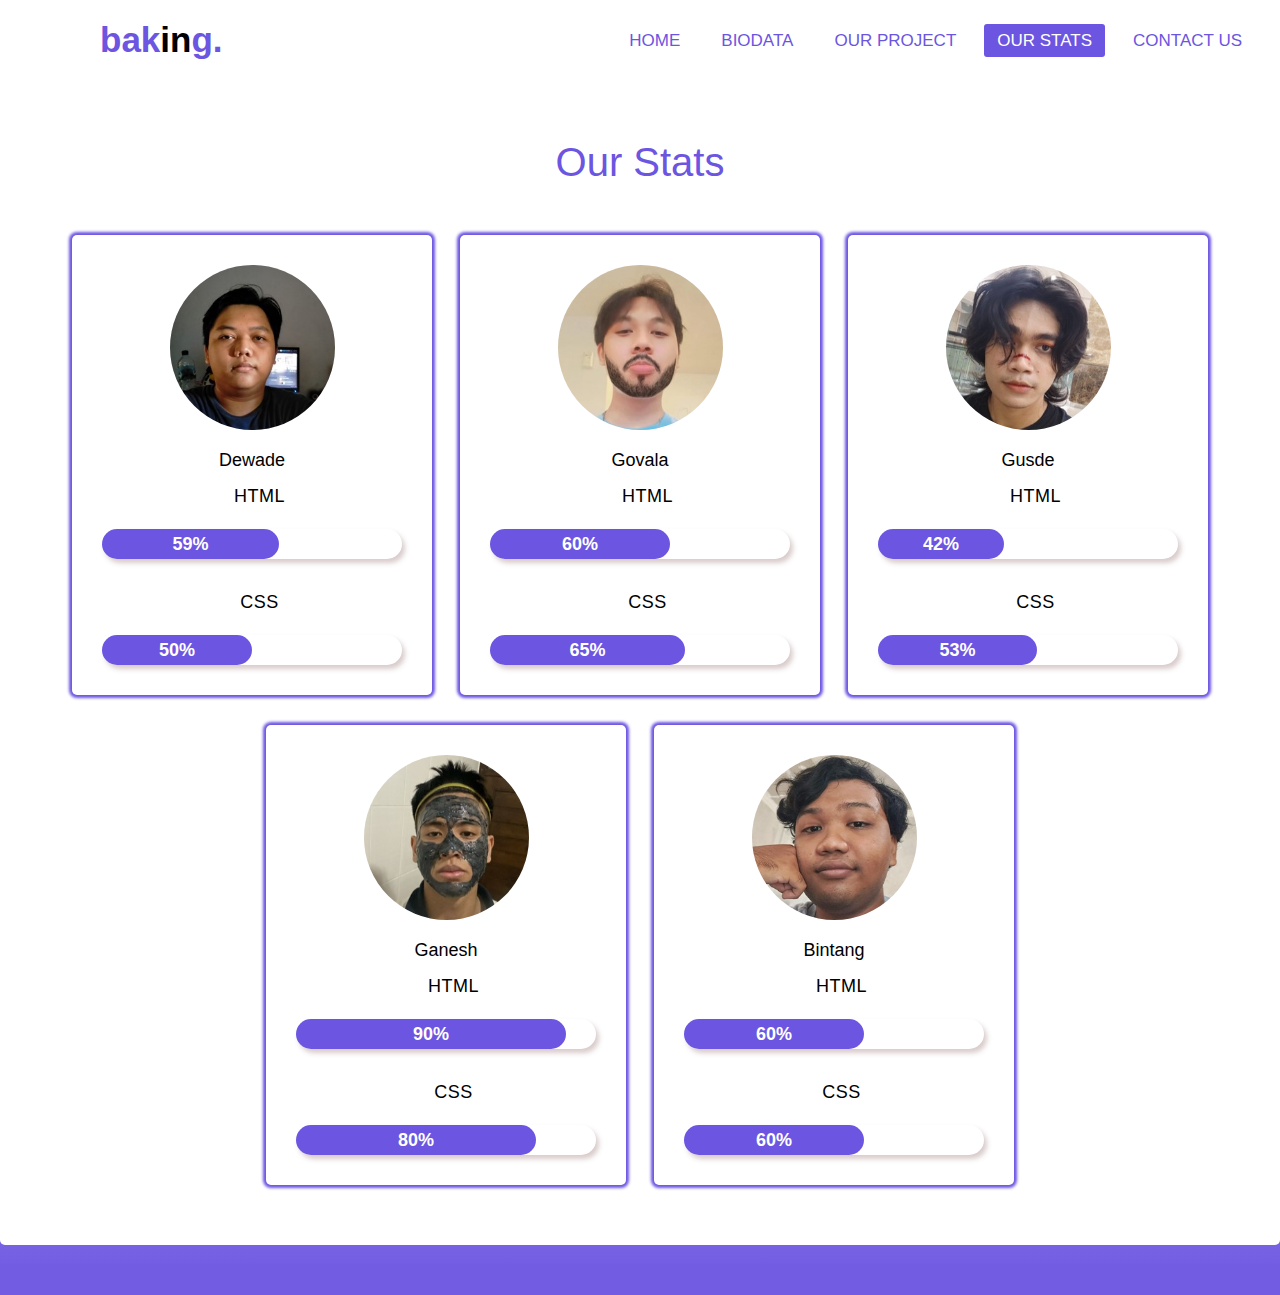
<file: utsbackup/index.html>
<!DOCTYPE html>
<html lang="en">
<head>
    <meta charset="UTF-8">
    <meta name="viewport" content="width=device-width, initial-scale=1.0">
    <link rel="stylesheet" href="style.css">
    <link rel="stylesheet" href="cssreset.css">
    <link rel="stylesheet" href="https://cdnjs.cloudflare.com/ajax/libs/font-awesome/4.7.0/css/font-awesome.min.css">
    <title>HALAMAN 4</title>
</head>
<body>
    <div class="web">
        <nav class="header">
            <input type="checkbox" id="check">
            <label for="check" class="checkbut">
                <i class="fa fa-bars"></i>
            </label>
            <label class="icon">bak<span>in</span>g.</label>
            <ul>
                <li><a href="../utsgus/index.html">Home</a></li>
                <li><a href="../utsbin/index.html">Biodata</a></li>
                <li><a href="../utsgan/index.html">Our Project</a></li>
                <li><a class="main" href="">Our Stats</a></li>
                <li><a href="../uts/halamanlima.html">Contact Us</a></li>
            </ul>
        </nav>


        <div class="article">
            <h1>Our Stats</h1>
            <div class="container">
                <div class="progress-container">
                    <a href="">
                        <img src="dew.jpeg" alt="Dewade">
                    </a>
                    <h3>Dewade</h3>
                    <h4>HTML</h4>
                    <div class="progress-bar">
                        <span data-width="59%"></span>
                    </div>
                </div>
                <div class="progress-container">
                    <h4>CSS</h4>
                    <div class="progress-bar">
                        <span data-width="50%"></span>
                    </div>
                </div>
            </div>
            <div class="container">
                <div class="progress-container">
                    <a href="">
                        <img src="gov.jpeg" alt="Govala">
                    </a>
                <h3>Govala</h3>
                    <h4>HTML</h4>
                    <div class="progress-bar">
                        <span data-width="60%"></span>
                    </div>
                </div>
                <div class="progress-container">
                    <h4>CSS</h4>
                    <div class="progress-bar">
                        <span data-width="65%"></span>
                    </div>
                </div>
            </div>
            <div class="container">
                <div class="progress-container">
                    <a href="">
                        <img src="gus.jpeg" alt="Gusde">
                    </a>
                    <h3>Gusde</h3>
                    <h4>HTML</h4>
                    <div class="progress-bar">
                        <span data-width="42%"></span>
                    </div>
                </div>
                <div class="progress-container">
                    <h4>CSS</h4>
                    <div class="progress-bar">
                        <span data-width="53%"></span>
                    </div>
                </div>
            </div>
            <div class="container">
                <div class="progress-container">
                    <a href="">
                        <img src="gan.jpeg" alt="Ganesh">
                    </a>
                    <h3>Ganesh</h3>
                    <h4>HTML</h4>
                    <div class="progress-bar">
                        <span data-width="90%"></span>
                    </div>
                </div>
                <div class="progress-container">
                    <h4>CSS</h4>
                    <div class="progress-bar">
                        <span data-width="80%"></span>
                    </div>
                </div>
            </div>
            <div class="container">
                <div class="progress-container">
                    <a href="">
                        <img src="bin.jpeg" alt="Bintang">
                    </a>
                    <h3>Bintang</h3>
                    <h4>HTML</h4>
                    <div class="progress-bar">
                        <span data-width="60%"></span>
                    </div>
                </div>
                <div class="progress-container">
                    <h4>CSS</h4>
                    <div class="progress-bar">
                        <span data-width="60%"></span>
                    </div>
                </div>
            </div>
        </div>

        <div class="footer">
            
        </div>

        <script src="main.js"></script>
    </div>
</body>
</html>
</file>
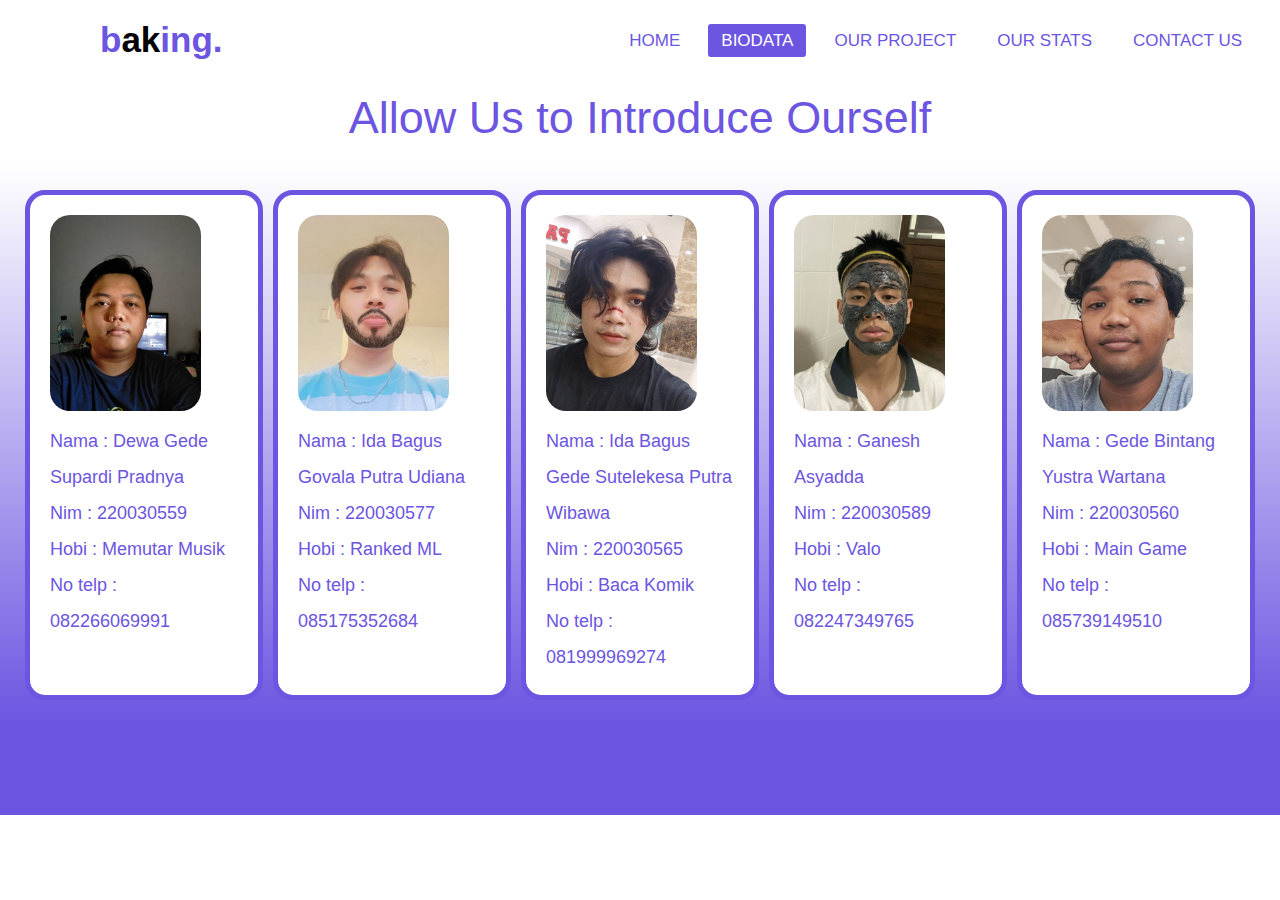
<file: utsbin/index.html>
<!DOCTYPE html>
<html lang="en">
<head>
    <title>Biodata Grup</title>
    <link rel="stylesheet" href="style.css">
    <link rel="stylesheet" href="https://cdnjs.cloudflare.com/ajax/libs/font-awesome/4.7.0/css/font-awesome.min.css">
</head>

<body class="body">

    <nav class="header">
        <input type="checkbox" id="check">
        <label for="check" class="checkbut">
            <i class="fa fa-bars"></i>
        </label>
        <label class="icon">b<span>ak</span>ing.</label>
        <ul>
            <li><a href="../utsgus/index.html">Home</a></li>
            <li><a class="main" href="">Biodata</a></li>
            <li><a href="../utsgan/index.html">Our Project</a></li>
            <li><a href="../utsbackup/index.html">Our Stats</a></li>
            <li><a href="../uts/halamanlima.html">Contact Us</a></li>
        </ul>
    </nav>

    <div class="Navigation-Body">
        <p><u></u>Allow Us to Introduce Ourself</u></p>
    </div>
    
    <div class="Anggota">

        <div class="Anggota1">
            <div>
                <img src="./ProfilDewaDe.jpeg">
            </div>
            <div>
                <div>
                    <h1>Nama : Dewa Gede Supardi Pradnya<br>
                        Nim : 220030559<br>
                        Hobi : Memutar Musik<br>
                        No telp : 082266069991<br></h1>
                </div>
            </div>
        </div>

        <div class="Anggota2">
            <div>
                <img src="./ProfilGovala.jpeg">
            </div>
            <div>
                <div>
                    <h1>Nama : Ida Bagus Govala Putra Udiana<br>
                        Nim : 220030577<br>
                        Hobi : Ranked ML<br>
                        No telp : 085175352684<br></h1>
                </div>
            </div>
        </div>

        <div class="Anggota3">
            <div>
                <img src="./ProfilGusde.jpeg">
            </div>
            <div>
                <div>
                    <h1>
                        Nama :  Ida Bagus Gede Sutelekesa Putra Wibawa <br>
                        Nim : 220030565<br>
                        Hobi : Baca Komik<br>
                        No telp : 081999969274<br>
                    </h1>
                </div>
            </div>
        </div>

        <div class="Anggota4">
            <div>
                <img src="./ProfilGanesh.jpeg">
            </div>
            <div>
                <div>
                    <h1>Nama : Ganesh Asyadda<br>
                        Nim : 220030589<br>
                        Hobi : Valo<br>
                        No telp : 082247349765<br>
                    </h1>
                </div>
            </div>
        </div>

        <div class="Anggota5">
            <div>
                <img src="./ProfilBintang.jpeg">
            </div>
            <div>
                <div>
                    <h1>Nama : Gede Bintang Yustra Wartana<br>
                        Nim : 220030560<br>
                        Hobi : Main Game<br>
                        No telp : 085739149510<br></h1>
                </div>
            </div>
        </div>

    </div>

    <div class="footer">
        <h1></h1>
    </div>
</body>
</file>
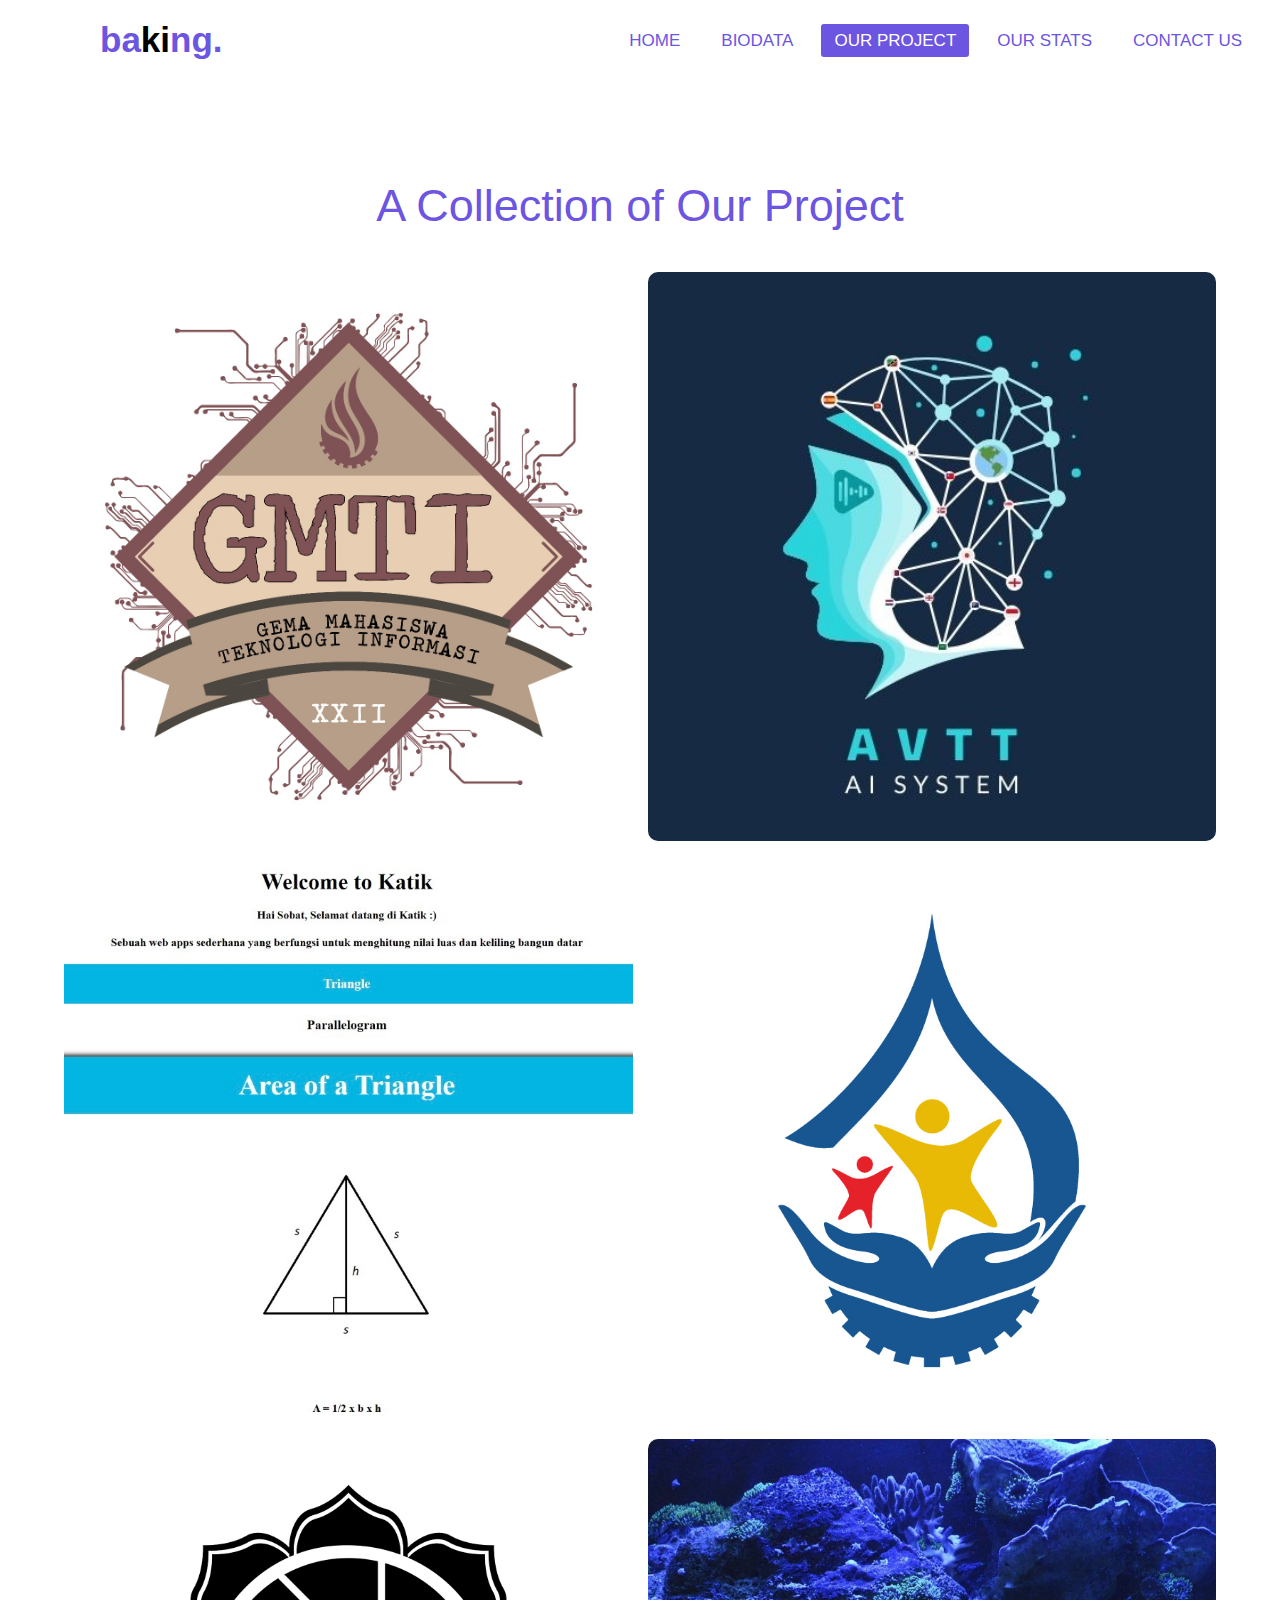
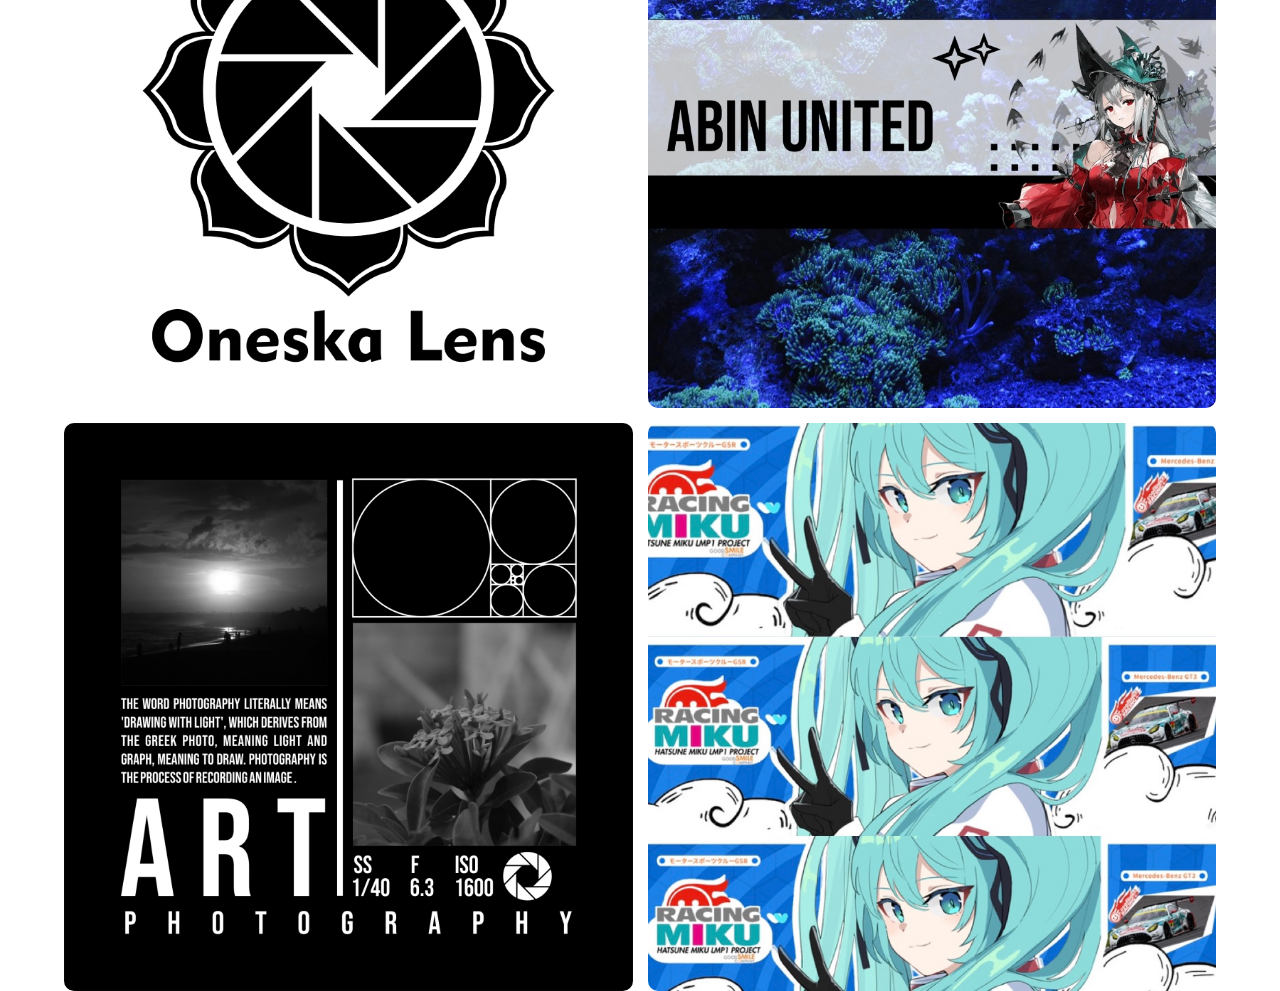
<file: utsgan/index.html>
<!DOCTYPE html>
<html lang="en">
<head>
    <meta charset="UTF-8">
    <meta http-equiv="X-UA-Compatible" content="IE=edge">
    <meta name="viewport" content="width=device-width, initial-scale=1.0">
    <title>UTS_PemrogramanWeb</title>
    <link rel="stylesheet" href="https://cdnjs.cloudflare.com/ajax/libs/font-awesome/4.7.0/css/font-awesome.min.css">
    <link rel="stylesheet" href="style.css">
    <link rel="stylesheet" href="cssreset.css">
</head>
<body>
    <nav class="header">
        <input type="checkbox" id="check">
        <label for="check" class="checkbut">
            <i class="fa fa-bars"></i>
        </label>
        <label class="icon">ba<span>ki</span>ng.</label>
        <ul>
            <li><a href="../utsgus/index.html">Home</a></li>
            <li><a href="../utsbin/index.html">Biodata</a></li>
            <li><a class="main" href="../utsgan/index.html">Our Project</a></li>
            <li><a href="../utsbackup/index.html">Our Stats</a></li>
            <li><a href="../uts/halamanlima.html">Contact Us</a></li>
        </ul>
    </nav>
    <!-- section our works-->

    <section class="works">
        <div>
            <h1 class="">A Collection of Our Project</h1>
        </div>
        <!--Image project-->
            <div class="img-gallery">
                <img src="WhatsApp Image 2023-11-10 at 16.55.56.jpeg">
                <img src="IMG_8885.JPG">
                <img src="ea594a5e-b214-4d8f-aed5-9af4640d0e14.jpg">
                <img src="b2209e35-7c01-47a8-89e8-6bfee0a9b0a9.JPG">
                <img src="920860d0-fd9e-41c3-897d-389053fd7032.JPG">
                <img src="043a0260-e0b9-4308-9c79-6e0ad4c63215.jpg">
                <img src="6e85da30-4234-42f0-b867-5894dfa9cdb9.JPG">
                <img src="1463FD4D-8EBD-4346-9717-F30B69499C96.jpg">
            </div>
            
    </section>
        
</body>
</file>
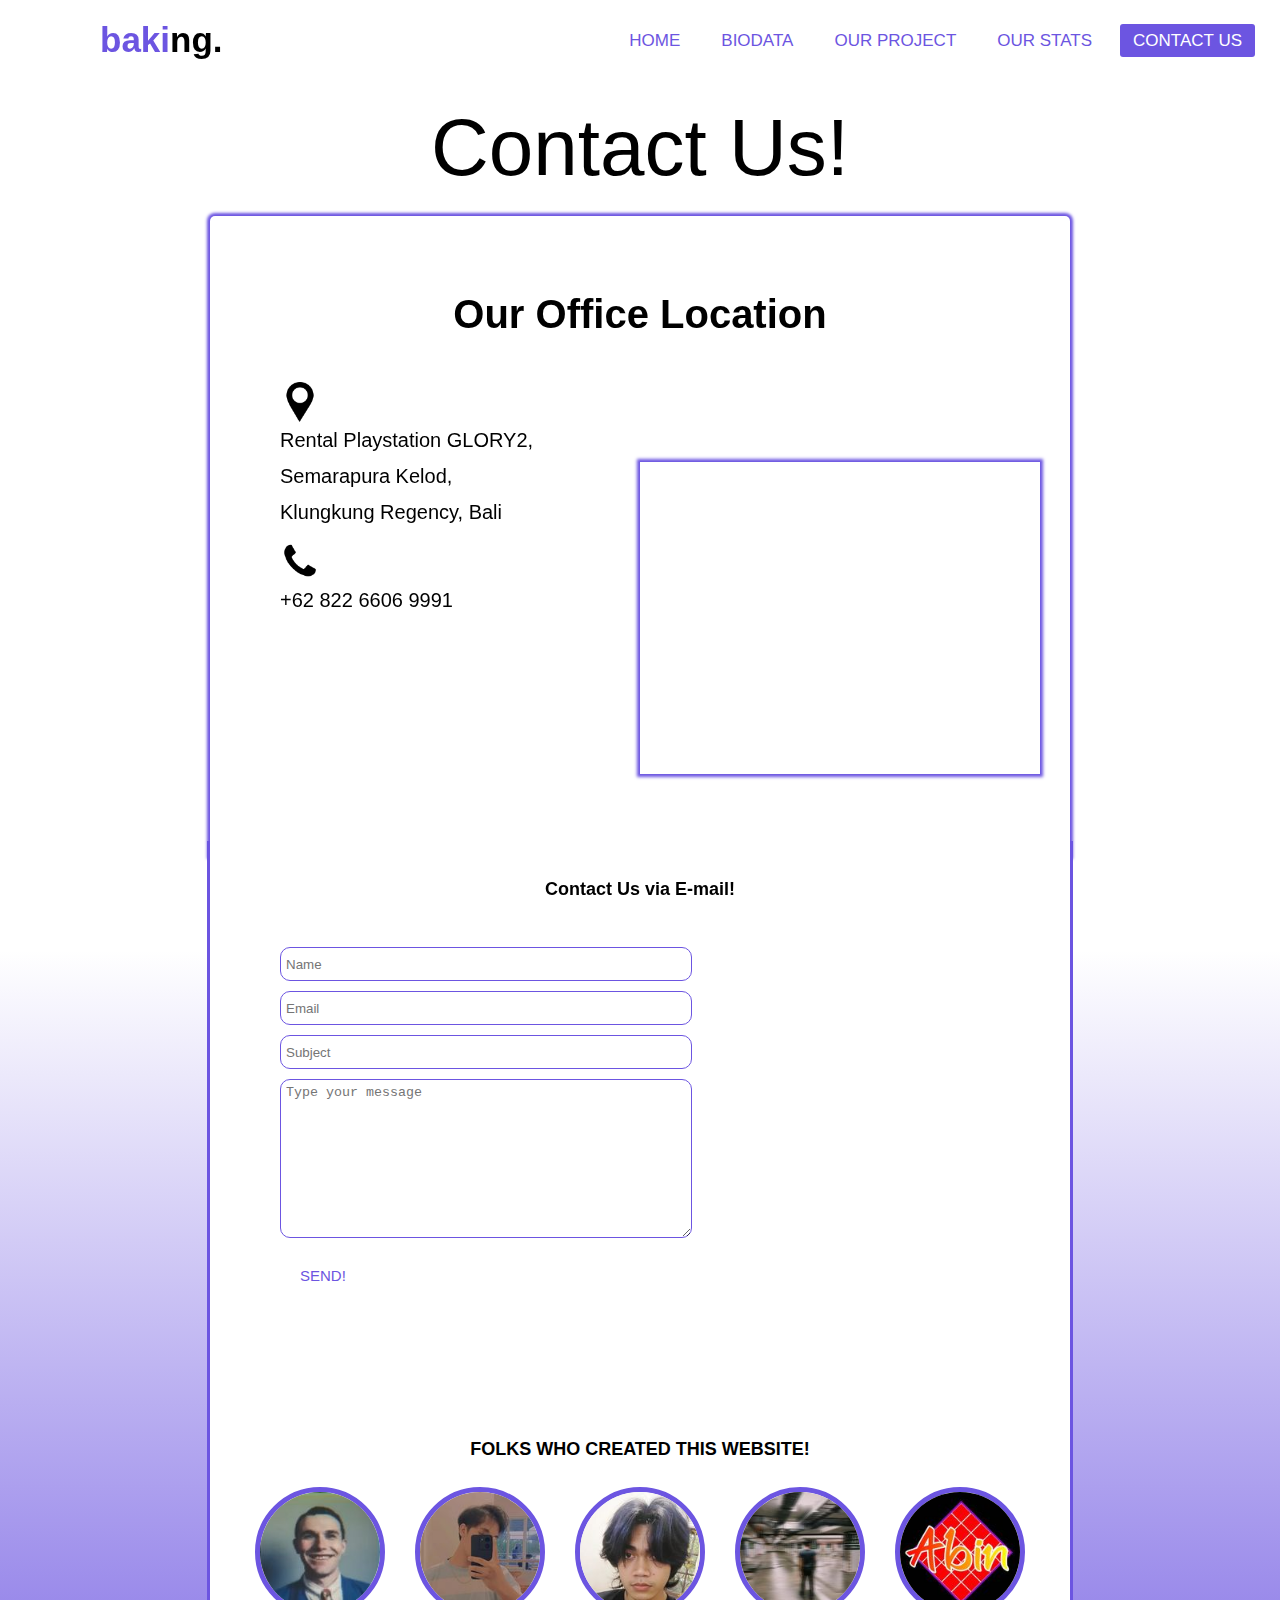
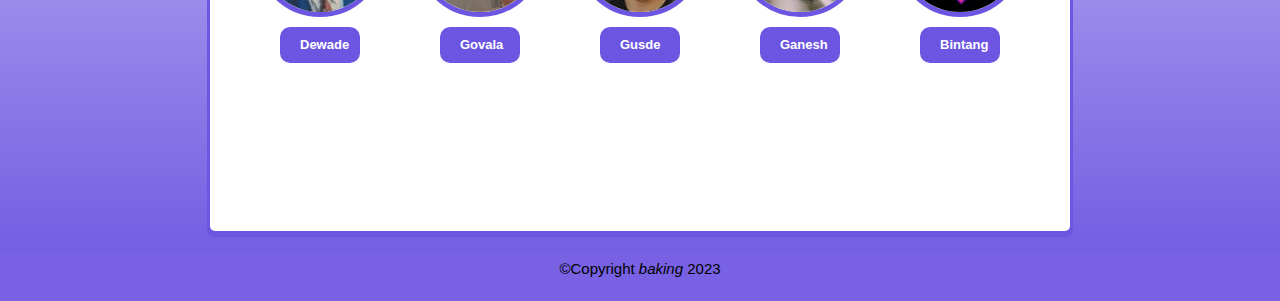
<file: uts/halamanlima.html>
<!DOCTYPE html>
<html lang="en">
<head>
    <meta charset="UTF-8">
    <meta name="viewport" content="width=device-width, initial-scale=1.0">
    <title>PAGE 5</title>
    <link rel="stylesheet" href="cssreset.css">
    <link rel="stylesheet" href="staillima.css">
    <link rel="stylesheet" href="https://cdnjs.cloudflare.com/ajax/libs/font-awesome/4.7.0/css/font-awesome.min.css">
</head>
<body>
    <div class="web">
        <nav class="header">
            <input type="checkbox" id="check">
            <label for="check" class="checkbut">
                <i class="fa fa-bars"></i>
            </label>
            <label class="icon"><a href="#">baki<span>ng.</span></a></label>
            <ul>
                <li><a href="../utsgus/index.html">Home</a></li>
                <li><a href="../utsbin/index.html">Biodata</a></li>
                <li><a href="../utsgan/index.html">Our Project</a></li>
                <li><a href="../utsbackup/index.html">Our Stats</a></li>
                <li><a class="main" href="">Contact Us</a></li>
            </ul>
        </nav>
        <h1>Contact Us!</h1>

        <div class="content">
            <h2>Our Office Location</h2>
            <div class="titl">
                <div class="pcontainer">
                    <div class="ppcontainer">
                        <img src="1.png" alt="" class="icon">
                        <p>Rental Playstation GLORY2, Semarapura Kelod, Klungkung Regency, Bali</p>
                    </div>
                    <div class="ppcontainer">
                        <img src="2.png" alt="" class="icon">
                        <p>+62 822 6606 9991</p>
                    </div>
                </div>
                <div class="alamat">
                    <iframe src="https://www.google.com/maps/embed?pb=!1m18!1m12!1m3!1d3945.567223068527!2d115.39518681008957!3d-8.541326191466373!2m3!1f0!2f0!3f0!3m2!1i1024!2i768!4f13.1!3m3!1m2!1s0x2dd2115aea65fdf1%3A0x6ae1c0a312cdfb9d!2sRental%20Playstation%20GLORY2!5e0!3m2!1sen!2sid!4v1700185621579!5m2!1sen!2sid" width="400" height="300" style="border:0;" allowfullscreen="" loading="lazy" referrerpolicy="no-referrer-when-downgrade"></iframe>
                </div>
            </div>
            
        </div>

        <div class="contact">
            <h2>
                Contact Us via E-mail!
            </h2>
            <form action="">
                <input type="text" class="input" placeholder="Name">
                <input type="email" class="input" placeholder="Email">
                <input type="text" class="input" placeholder="Subject">
                <textarea type="text" class="input areatext" placeholder="Type your message"></textarea>
                <button type="button" class="btn">SEND!</button>
            </form>
        </div>
        <div>
            <div class="container">
                <ul class="team">
                    <h2>FOLKS WHO CREATED THIS WEBSITE!</h2>
                    <li>
                        <a href="">
                            <img src="dew.jpg" alt="Dewade">
                            <span>Dewade</span>
                        </a>
                    </li>
                    <li>
                        <a href="">
                            <img src="gov.jpg" alt="Govala">
                            <span>Govala</span>
                        </a>
                    </li>
                    <li>
                        <a href="">
                            <img src="gus.jpg" alt="Gusde">
                            <span>Gusde</span>
                        </a>
                    </li>
                    <li>
                        <a href="">
                            <img src="gan.jpg" alt="Ganesh">
                            <span>Ganesh</span>
                        </a>
                    </li>
                    <li class="bintang">
                        <a href="">
                            <img src="bin.jpg" alt="Bintang">
                            <span>Bintang</span>
                        </a>
                    </li>

                    <div class="clear"></div>
                </ul>

                <nav class="dropdownmenu">
                    <ul>
                        <li><a href="">Dewade</a>
                            <ul id="submenu">
                                <li><a href="https://www.instagram.com/ddedo_e/" target="_blank"><img src="ig.png" alt=""></a></li>
                                <li><a href="https://twitter.com/DewaDe_u" target="_blank"><img src="x.png" alt=""></a></li>
                                <li><a href="https://www.facebook.com/ryuugamine.dewade" target="_blank"><img src="fb.png" alt=""></a></li>
                            </ul>
                        </li>
                        <li><a href="">Govala</a>
                            <ul id="submenu">
                                <li><a href="https://instagram.com/gvlpu_?igshid=NzZlODBkYWE4Ng==" target="_blank"><img src="ig.png" alt=""></a></li>
                                <li><a href="https://x.com/valwyry?t=-FlGfTPg5RO4glKS5kNmxg&s=09" target="_blank"><img src="x.png" alt=""></a></li>
                                <li><a href="" target="_blank"><img src="fb.png" alt=""></a></li>
                            </ul>
                        </li>
                        <li><a href="">Gusde</a>
                            <ul id="submenu">
                                <li><a href="https://www.instagram.com/arzkan04/" target="_blank"><img src="ig.png" alt=""></a></li>
                                <li><a href="" target="_blank"><img src="x.png" alt=""></a></li>
                                <li><a href="" target="_blank"><img src="fb.png" alt=""></a></li>
                            </ul>
                        </li>
                        <li><a href="">Ganesh</a>
                            <ul id="submenu">
                                <li><a href="https://instagram.com/ganeshasyadda?igshid=YTQwZjQ0NmI0OA%3D%3D&utm_source=qr" target="_blank"><img src="ig.png" alt=""></a></li>
                                <li><a href="http://www.twitter.com/asyaddaganesh" target="_blank"><img src="x.png" alt=""></a></li>
                                <li><a href="https://www.facebook.com/ganesh.asyadda.3?mibextid=LQQJ4d" target="_blank"><img src="fb.png" alt=""></a></li>
                            </ul>
                        </li>
                        <li><a href="">Bintang</a>
                            <ul id="submenu">
                                <li><a href="https://instagram.com/bintang_yustra?igshid=MWFiNGFzZGU0dHd0cQ==" target="_blank"><img src="ig.png" alt=""></a></li>
                                <li><a href="" target="_blank"><img src="x.png" alt=""></a></li>
                                <li><a href="https://www.facebook.com/gede.b.wartana?mibextid=ZbWKwL" target="_blank"><img src="fb.png" alt=""></a></li>
                            </ul>
                        </li>
                    </ul>
                </nav>
                </ul>
            </div>
        </div>
        <div class="footer">
            <p>
                ©Copyright <a href="https://discord.gg/VsskPePb" target="_blank">baking</a> 2023
            </p>
        </div>
    </div>
    <script>
        document.getElementsByClassName('btn')[0].addEventListener("click", myPopupFunction);

            function myPopupFunction() {
            alert('Pesan Terkirim!')
            }
    </script>
</body>
</html>
</file>
<file: utsbackup/style.css>
@font-face {
    font-family: 'Trebuchet MS', 'Lucida Sans Unicode', 'Lucida Grande', 'Lucida Sans', Arial, sans-serif;
    src: url();
}

body {
    background: linear-gradient(to top, #6c55e1, #fff, #fff);
}
.header {
    background: #fff;
    height: 80px;
    width: 100%;
}

label.icon {
    color: #6c55e1;
    font-size: 35px;
    line-height: 80px;
    padding: 0 100px;
    font-weight: bold;
    font: 18px/36px 'Trebuchet MS', 'Lucida Sans Unicode', 'Lucida Grande', 'Lucida Sans', Arial, sans-serif;
}

label span {
    color: #000;
}

.header ul {
    float: right;
    margin-right: 20px;
    font: 18px/36px 'Trebuchet MS', 'Lucida Sans Unicode', 'Lucida Grande', 'Lucida Sans', Arial, sans-serif;;
}

.header ul li {
    display: inline-block;
    line-height: 80px;
    margin: 0 5px;
}

.header ul li a {
    color: #fff;
    font-size: 17px;
    padding: 7px 13px;
    border-radius: 3px;
    text-transform: uppercase;
    text-decoration: none;
}

a.main, .header ul li a:hover {
    background: #000;
    transition: .3s;
}

.checkbut {
    font-size: 30px;
    color: #6c55e1;
    float: right;
    line-height: 80px;
    margin-right: 40px;
    cursor: pointer;
}

#check {
    display: none;
}

.article {
    text-align: center;
    width: 400px;
    height: 2300px;
    background-color: #fff;
    margin: auto;
    padding: 30px;
    border-radius: 5px;
    margin-bottom: 20px;
}

.container {
    height: 350px;
    width: 250px;
    display: inline-block;
    align-items: center;
    justify-content: center;
    flex-direction: column;
    background-color: #fff;
    padding: 30px;
    box-shadow: 0 0 3px 3px rgba(108,85,225,255);
    border-radius: 5px;
    margin-bottom: 30px;
    margin-right: 12px;
    margin-left: 12px;
}

.article h1 {
    color: #6c55e1;
    margin: 30px 0;
    padding-bottom: 20px;
    text-align: center;
    font: 40px 'Trebuchet MS', 'Lucida Sans Unicode', 'Lucida Grande', 'Lucida Sans', Arial, sans-serif;;
}

img {
    height: 100px;
    border-radius: 50%;
}

.container .progress-container {
    margin-bottom: 25px;
    font: 18px/36px 'Trebuchet MS', 'Lucida Sans Unicode', 'Lucida Grande', 'Lucida Sans', Arial, sans-serif;;
}

.container .progress-container h4 {
    margin: 0 0 15px 15px;
    letter-spacing: .5px;
    font: 18px/36px 'Trebuchet MS', 'Lucida Sans Unicode', 'Lucida Grande', 'Lucida Sans', Arial, sans-serif;;
}

.container .progress-container .progress-bar {
    position: relative;
    width: 200px;
    height: 30px;
    border-radius: 30px;
    background-color: white;
    box-shadow: 3px 4px 5px 0px rgba(204 185 185 / .75);
}

.container .progress-container .progress-bar span {
    position: absolute;
    top: 0;
    left: 0;
    width: 0%;
    height: 100%;
    color: white;
    font-weight: 800;
    font-size: 18px;
    line-height: 1.7;
    text-align: center;
    border-radius: 30px;
    background: linear-gradient(90deg, rgba(108,85,225,255) 50%, rgba(108,85,225,255) 100%);
    transition: width .5s linear;
}

.footer {
    width: auto;
    height: 30px;
    background-color: #725ce2;
    text-align: center;
    font-size: 13px;
}


@media only screen and (min-width: 768px) {

    .header {
        background: #fff;
        height: 80px;
        width: 100%;
    }

    label.icon {
        color: #6c55e1;
        font-size: 35px;
        line-height: 80px;
        padding: 0 100px;
        font-weight: bold;
    }

    .header ul {
        float: right;
        margin-right: 20px;
    }

    .header ul li {
        display: inline-block;
        line-height: 80px;
        margin: 0 5px;
    }

    .header ul li a {
        color: #6c55e1;
        font-size: 17px;
        padding: 7px 13px;
        border-radius: 3px;
        text-transform: uppercase;
        text-decoration: none;
    }

    .header ul li a.main {
        color: #fff;
    }

    a.main, .header ul li a:hover {
        background: #6c55e1;
        transition: .3s;
        color: #fff;
    }

    .checkbut {
        display: none;
    }

    .article {
        text-align: center;
        width: auto;
        height: auto;
        background-color: #fff;
        margin: auto;
        padding: 30px;
        border-radius: 5px;
        margin-bottom: 20px;
    }
    
    .container {
        height: 400px;
        width: 300px;
        display: inline-block;
        align-items: center;
        justify-content: center;
        flex-direction: column;
        background-color: #fff;
        padding: 30px;
        box-shadow: 0 0 3px 3px rgba(108,85,225,255);
        border-radius: 5px;
        margin-bottom: 30px;
        margin-right: 12px;
        margin-left: 12px;
    }
    
    .article h1 {
        margin: 30px 0;
        padding-bottom: 20px;
        text-align: center;
        font: 40px 'Trebuchet MS', 'Lucida Sans Unicode', 'Lucida Grande', 'Lucida Sans', Arial, sans-serif;;
    }
    
    img {
        height: 165px;
        border-radius: 50%;
    }
    
    .container .progress-container {
        margin-bottom: 25px;
        font: 18px/36px 'Trebuchet MS', 'Lucida Sans Unicode', 'Lucida Grande', 'Lucida Sans', Arial, sans-serif;;
    }
    
    .container .progress-container h4 {
        margin: 0 0 15px 15px;
        letter-spacing: .5px;
        font: 18px/36px 'Trebuchet MS', 'Lucida Sans Unicode', 'Lucida Grande', 'Lucida Sans', Arial, sans-serif;;
    }
    
    .container .progress-container .progress-bar {
        position: relative;
        width: 300px;
        height: 30px;
        border-radius: 30px;
        background-color: white;
        box-shadow: 3px 4px 5px 0px rgba(204 185 185 / .75);
    }
    
    .container .progress-container .progress-bar span {
        position: absolute;
        top: 0;
        left: 0;
        width: 0%;
        height: 100%;
        color: white;
        font-weight: 800;
        font-size: 18px;
        line-height: 1.7;
        text-align: center;
        border-radius: 30px;
        background: linear-gradient(90deg, rgba(108,85,225,255) 50%, rgba(108,85,225,255) 100%);
        transition: width .5s linear;
    }

    
    
    .footer {
        width: auto;
        height: 30px;
        background-color: #725ce2;
        text-align: center;
        font-size: 13px;
    }
}


@media (max-width: 916px) {
    label.icon {
        color: #6c55e1;
        font-size: 35px;
        line-height: 80px;
        padding: 0 100px;
        font-weight: bold;
        font: 'Trebuchet MS', 'Lucida Sans Unicode', 'Lucida Grande', 'Lucida Sans', Arial, sans-serif;
    }

    .checkbut{
        display: block;
    }
    .header ul{
        position: fixed;
        width: 100%;
        height: 100vh;
        background: #6c55e1;
        top: 80px;
        left: -100%;
        text-align: center;
        transition: all .5s;
        z-index: 2;
    }
    .header ul li{
        display: block;
        margin: 50px 0;
        line-height: 30px;
    }
    .header ul li a{
        font-size: 20px;
        color: #fff;
    }
    .header ul li a:hover, .header ul li a.main{
        background: none;
        color: #000;
    }
    #check:checked ~ ul{
        left: 0;
    }
}
</file>
<file: utsbin/style.css>
*
{
    margin: 0px;
    padding: 0px;
    box-sizing: border-box;
    font: 18px/36px 'Trebuchet MS', 'Lucida Sans Unicode', 'Lucida Grande', 'Lucida Sans', Arial, sans-serif;
    color: #6c55e1;
}
.header 
{
    background: white;
    height: 80px;
    width: 100%;    
}

label.icon 
{
    color: #6c55e1;
    font-size: 35px;
    line-height: 80px;
    padding: 0 100px;
    font-weight: bold;
}

label.icon span
{
    color: #000;
    font-size: 35px;
    font-weight: bold;
}

.header ul 
{
    float: right;
    margin-right: 20px;
}

.header ul li 
{
    display: inline-block;
    line-height: 80px;
    margin: 0 5px;
}

.header ul li a 
{
    color: #6c55e1;
    font-size: 17px;
    padding: 7px 13px;
    border-radius: 3px;
    text-transform: uppercase;
    text-decoration: none;
}

.header ul li a.main {
        color: #fff;
}

a.main, .header ul li a:hover {
    background: #6c55e1;
    transition: .3s;
    color: #fff;
}

#check {
    display: none;
}

.checkbut
{
    display: none;
}

/*allow us*/
.Navigation-Body p
{
    margin: 20px;
    text-align: center;
    font-size: 45px;
}



/* Anggota*/
.body
{
    background-color: white;
}

.Anggota
{
    padding: 20px;
    background-image: linear-gradient(white, #6c55e1);
    display: flex;
    flex-direction:row;
    image-resolution: 100px;
    text-align: left;
    width: 100%;
}

img
{
    max-width: 152px;
    max-height: 196px;
    border-radius: 20px;
}

.Anggota1
{
    flex-direction:column;
    padding: 20px;
    background-color: white;
    margin: 5px;
    flex: 20%;
    border-radius: 20px;
    border-style: solid;
    border-color: #6c55e1;
    border-width: 5px;
}

.Anggota2
{
    flex-direction:column;
    padding: 20px;
    background-color: white;
    margin: 5px;
    flex: 20%;
    border-radius: 20px;
    border-style: solid;
    border-color: #6c55e1;
    border-width: 5px;
}

.Anggota3
{
    flex-direction:column;
    padding: 20px;
    background-color: white;
    margin: 5px;
    flex: 20%;
    border-radius: 20px;
    border-style: solid;
    border-color: #6c55e1;
    border-width: 5px;
}
.Anggota4
{
    flex-direction:column;
    padding: 20px;
    background-color: white;
    margin: 5px;
    flex: 20%;
    border-radius: 20px;
    border-style: solid;
    border-color: #6c55e1;
    border-width: 5px;
}

.Anggota5
{
    flex-direction:column;
    padding: 20px;
    background-color: white;
    margin: 5px;
    flex: 20%;  
    border-radius: 20px;
    border-style: solid;
    border-color: #6c55e1;
    border-width: 5px;
}

/* Penutup*/
.footer
{
    width: auto;
    height: 90px;
    background-color: #6c55e1;
    font-family: 'Franklin Gothic Medium', 'Arial Narrow', Arial, sans-serif;
    text-align: center;
    font-size: 15px;
    display: block;
    box-sizing: border-box;
}

.footer h1
{
    color: white;
}

/*=============================media*/
@media screen and (min-width: 300px)
{
    .Navigation
    {
        width: 100%;
    }

    .footer
    {
        width: 100%;
    }

    .Anggota
    {
        flex-direction: column;
    }
}

@media screen and (min-width: 1080px)
{
    .Navigation
    {
        max-width: 100%;
    }

    .footer
    {
        max-width: 100%;
    }

    .Anggota
    {
        flex-direction: row;
    }
}
</file>
<file: utsgan/style.css>
@import url('https://fonts.googleapis.com/css2?family=Archivo+Black&family=Poppins:ital,wght@0,100;0,200;0,300;0,400;0,500;0,600;0,700;0,800;0,900;1,100;1,200;1,300;1,400;1,500;1,600;1,700;1,800&display=swap');

html {
    padding: 0;
    margin: 0;
    box-sizing: border-box;
    font-family: 'Poppins';
    scroll-behavior: smooth;
}

body {
    background-color: rgb(255, 255, 255);
}
.header {
    background: #fff;
    height: 80px;
    width: 100%;
}

label.icon {
    color: #6c55e1;
    font-size: 35px;
    line-height: 80px;
    padding: 0 100px;
    font-weight: bold;
    font: 18px/36px 'Trebuchet MS', 'Lucida Sans Unicode', 'Lucida Grande', 'Lucida Sans', Arial, sans-serif;
}

label.icon span{
    color: #000;
    font-size: 35px;
    font-weight: bold;
}

.header ul {
    float: right;
    margin-right: 20px;
    font: 18px/36px 'Trebuchet MS', 'Lucida Sans Unicode', 'Lucida Grande', 'Lucida Sans', Arial, sans-serif;
}

.header ul li {
    display: inline-block;
    line-height: 80px;
    margin: 0 5px;
}

.header ul li a {
    color: #fff;
    font-size: 17px;
    padding: 7px 13px;
    border-radius: 3px;
    text-transform: uppercase;
    text-decoration: none;
}
a.main, .header ul li a:hover {
    background: #000;
    transition: .3s;
}

.checkbut {
    font-size: 30px;
    color: #6c55e1;
    float: right;
    line-height: 80px;
    margin-right: 40px;
    cursor: pointer;
}

#check {
    display: none;
}
.works h1 {
    display: relative;
    margin-top: 100px;
    text-align: center;
    justify-content: center;
    padding: 0 10%;
    color: #6c55e1;
    font: 45px 'Trebuchet MS', 'Lucida Sans Unicode', 'Lucida Grande', 'Lucida Sans', Arial, sans-serif;
    padding-bottom: 40px;
}


.img-gallery {
    width: 90%;
    margin: auto;
    display: grid;
    grid-template-columns: repeat(2, 1fr);
    grid-gap: 15px;
}

.img-gallery img {
    width: 100%;
    cursor: pointer;
    border-radius: 10px;
    transition: 0.4s;
}

.img-gallery img:hover {
    box-shadow: 10px 10px 5px #6c55e1;
    -moz-box-shadow: 10px  10px 5px #6c55e1;
    -webkit-box-shadow: 15px 15px 10px #6c55e1;
    transform: scale(0.88); 
    border-radius: 10px;
}

/*==============  DESKTOP  ==============*/
@media only screen and (min-width: 768px) {

    .header {
        background: #fff;
        height: 80px;
        width: 100%;
    }

    label.icon {
        color: #6c55e1;
        font-size: 35px;
        line-height: 80px;
        padding: 0 100px;
        font-weight: bold;
    }

    .header ul {
        float: right;
        margin-right: 20px;
    }

    .header ul li {
        display: inline-block;
        line-height: 80px;
        margin: 0 5px;
    }

    .header ul li a {
        color: #6c55e1;
        font-size: 17px;
        padding: 7px 13px;
        border-radius: 3px;
        text-transform: uppercase;
        text-decoration: none;
    }
    .header ul li a.main {
        color: #fff;
    }

    a.main, .header ul li a:hover {
    background: #6c55e1;
    transition: .3s;
    color: #fff;
    }

    .checkbut {
        display: none;
    }
}

/*==============  3 BAR MOBILE DISPLAY  ==============*/
@media (max-width: 916px) {
    .checkbut{
        display: block;
      }
      .header ul{
        position: fixed;
        width: 100%;
        height: 100vh;
        background: #6c55e1;
        top: 80px;
        left: -150%;
        text-align: center;
        transition: all .5s;
      }
      .header ul li{
        display: block;
        margin: 50px 0;
        line-height: 30px;
      }
      .header ul li a{
        font-size: 20px;
        color: #fff;
      }
      .header ul li a:hover, .header ul li a.main{
        background: none;
        color: #000;
      }
      #check:checked ~ ul{
        left: 0;
      }
      .works h1 {
        margin-top: 80px; /* Adjusting margin top for smaller screens */
    }

    .img-gallery {
        width: 75%; /* Adjusting width for smaller screens */
        grid-gap: 10px; /* Smaller gap between images for smaller screens */
        grid-template-columns: repeat(1, 1fr);

    }
}
</file>
<file: uts/staillima.css>
@font-face {
    font-family: 'Trebuchet MS', 'Lucida Sans Unicode', 'Lucida Grande', 'Lucida Sans', Arial, sans-serif;
    src: url();
}

body {
    font: 18px/36px 'Trebuchet MS', 'Lucida Sans Unicode', 'Lucida Grande', 'Lucida Sans', Arial, sans-serif;
    background: linear-gradient(to top, #6c55e1, #fff, #fff);
}

.header {
    background: #fff;
    height: 80px;
    width: 100%;
}

label.icon {
    color: #6c55e1;
    font-size: 35px;
    line-height: 80px;
    padding: 0 100px;
    font-weight: bold;
}

label.icon span{
    color: #000;
    font-size: 35px;
    font-weight: bold;
}

.icon a {
    text-decoration: none;
    color: #6c55e1;
}

.header ul {
    float: right;
    margin-right: 20px;
}

.header ul li {
    display: inline-block;
    line-height: 80px;
    margin: 0 5px;
}

.header ul li a {
    color: #fff;
    font-size: 17px;
    padding: 7px 13px;
    border-radius: 3px;
    text-transform: uppercase;
    text-decoration: none;
}

a.main, .header ul li a:hover {
    background: #000;
    transition: .3s;
}

.checkbut {
    font-size: 30px;
    color: #6c55e1;
    float: right;
    line-height: 80px;
    margin-right: 40px;
    cursor: pointer;
}

#check {
    display: none;
}

h1 {
    font-size: 40px;
    margin: 50px 0;
    text-align: center;
}

.content h2 {
    font-size: 30px;
    margin: 30px 0;
    text-align: center;
    font-family: 'Trebuchet MS', 'Lucida Sans Unicode', 'Lucida Grande', 'Lucida Sans', Arial, sans-serif;
}

.content {
    width: 400px;
    height: 730px;
    background-color: #fff;
    margin: auto;
    padding: 30px;
    box-shadow: 0 0 3px 3px rgba(108,85,225,255);
    border-radius: 5px;
    margin-bottom: 20px;
}

.content .titl .pcontainer {
    padding-bottom: 30px;
}

.content .titl .icon {
    width: 40px;
    height: 40px;
    display: block;
}

.content .titl p {
    padding-bottom: 10px;
    font-size: 20px;
    font-family: 'Trebuchet MS', 'Lucida Sans Unicode', 'Lucida Grande', 'Lucida Sans', Arial, sans-serif;
}

.content .alamat {
    float: right;
    box-shadow: 0 0 3px 3px rgba(108,85,225,255); 
}

.container {
    width: 400px;
    height: 800px;
    background-color: #fff;
    margin: auto;
    padding: 30px;
    box-shadow: 0 0 3px 3px rgba(108,85,225,255);
    border-radius: 5px;
    margin-bottom: 20px;
}

img {
    width: 100px;
    height: 100px;
}

.team li {
    width: 100px;
    height: 100px;
    border-radius: 50%;
    border: 5px solid #6c55e1;
    float: left;
    margin-right: 15px;
    margin-left: 55px;
    position: relative;
    margin-top: 20px;
}

.team li img {
    border-radius: 50%;
}

.team li span {
    display: block;
    width: 100px;
    height: 100px;
    background-color: rgba(200,200,200,.5);
    border-radius: 50%;
    position: absolute;
    top: 0;
    text-align: center;
    line-height: 100px;
    color: #333;
    text-shadow: 1px 1px 1px #ddd;
    opacity: 0;
    transition: .5s;
}

.team .bintang {
    margin-left: 150px;
}

.team li a:hover span {
    opacity: 1;
}

.clear {
    clear: both;
}

/*list*/

.dropdownmenu ul, .dropdownmenu li {
    margin-top: 5px;
    padding: 0;
}

.dropdownmenu ul {
    background-color: #fff;
    list-style: none;
    width: 100%; 
}

.dropdownmenu li {
    float: left;
    position: relative;
    width: 100px;
    margin-left: 50px;
    margin-right: 50px;
    text-align: center;
}

.dropdownmenu a {
    background-color: #6c55e1;
    color: #fff;
    display: block;
    font-weight: bold;
    font-size: 13px;
    font-family: 'Trebuchet MS', 'Lucida Sans Unicode', 'Lucida Grande', 'Lucida Sans', Arial, sans-serif;
    padding: 0px 20px;
    text-align: center;
    text-decoration: none;
    transition: all .25s ease;
    border-radius: 10px;
}

.dropdownmenu li:hover a {
    background-color: #fff;
    color: #000;
}

#submenu {
    right: 45px;
    opacity: 0;
    position: absolute;
    top: 40px;
    visibility: hidden;
    z-index: 1;
}

li:hover ul#submenu {
    opacity: 1;
    top: 30px;
    visibility: visible;
}

#submenu li {
    float: none;
    width: 100%;
}

#submenu a:hover {
    background-color: #6c55e1;
    color: #fff; 
}

#submenu a {
    background-color: #fff; 
    width: 50px;
    height: 50px;
    border-radius: 50px;
}

.dropdownmenu img {
    width: 50px;
    height: 50px;
}

/*contact*/

.contact {
    width: 400px;
    height: 600px;
    background-color: #fff;
    margin: auto;
    padding: 30px;
    box-shadow: 0 0 3px 3px rgba(108,85,225,255);
    border-radius: 5px;
    margin-bottom: 20px;
}

h2 {
    text-align: center;
    font-weight: bold;
}

form {
    margin: 40px;
}

.input {
    width: 300px;
    height: 40px;
    margin-top: 10px;
    padding-left: 5px;
    padding-right: 5px;
    border: 1px solid #6c55e1;
    border-radius: 10px;
    outline: none;
}

.areatext {
    height: 150px;
    padding-top: 5px;
}

.btn {
    border-radius: 10px;
    color: #6c55e1;
    margin-top: 9px;
    padding: 20px;
    background-color: #fff;
    font-size: 15px;
    border: none;
    cursor: pointer;
}

.kirim {
    opacity: 0;
    padding-bottom: 10px;
    height: 60px;
    width: 60px;
    display: block;
    text-align: center;
}

.kirim:hover {
    opacity: 1;
    padding-bottom: 10px;
    height: 60px;
    width: 60px;
    display: block;
    text-align: center;
}

.btn:hover {
    background-color: #fff;
    transition: .2s;
    box-shadow: 5px 5px #6c55e1; 
}

.footer {
    width: auto;
    height: 30px;
    background-color: #725ce2;
    text-align: center;
    font-size: 13px;
}

.footer a {
    text-decoration: none;
    color: #000;
    font-style: italic;
}

.footer a:hover {
    color: #fff;
    transition: .5s;
}


/*==============  DESKTOP  ==============*/
@media only screen and (min-width: 768px) {

    .header {
        background: #fff;
        height: 80px;
        width: 100%;
    }

    label.icon {
        color: #6c55e1;
        font-size: 35px;
        line-height: 80px;
        padding: 0 100px;
        font-weight: bold;
    }

    .icon {
        cursor: pointer;
    }

    .icon a {
        text-decoration: none;
        color: #6c55e1;
    }

    .header ul {
        float: right;
        margin-right: 20px;
    }

    .header ul li {
        display: inline-block;
        line-height: 80px;
        margin: 0 5px;
    }

    .header ul li a {
        color: #6c55e1;
        font-size: 17px;
        padding: 7px 13px;
        border-radius: 3px;
        text-transform: uppercase;
        text-decoration: none;
    }

    .header ul li a.main {
        color: #fff;
    }

    a.main, .header ul li a:hover {
        background: #6c55e1;
        transition: .3s;
        color: #fff;
    }

    .checkbut {
        display: none;
    }

    h1 {
        font-size: 80px;
        margin: 50px 0;
        text-align: center;
    }

    .content h2 {
        font-size: 40px;
        margin: 50px 0;
        text-align: center;
    }

    .content {
        width: 800px;
        height: 580px;
        background-color: #fff;
        margin: auto;
        margin-bottom: -15px;
        padding: 30px;
        box-shadow: 0 0 3px 3px rgba(108,85,225,255);
        border-radius: 5px 5px 0 0;
    }

    .ppcontainer {
        padding-left: 40px;
        display: block;
    }

    .pcontainer {
        width: 20px;
        height: 50px;
    }

    .content .titl .pcontainer .ppcontainer {
        width: 270px;
        height: 80px;
        display: block;
        padding-bottom: 80px;
    }

    .content .titl p {
        font-size: 20px;
        font-family: 'Trebuchet MS', 'Lucida Sans Unicode', 'Lucida Grande', 'Lucida Sans', Arial, sans-serif;
    }

    .content .alamat {
        display: block;
        box-shadow: 0 0 3px 3px rgba(108,85,225,255); 
    }

    .container {
        width: 800px;
        height: 370px;
        background-color: #fff;
        margin-bottom: 20px;
        padding: 30px; 
        box-shadow: 0 3px 0 3px rgba(108,85,225,255);
        border-radius: 0 0 5px 5px;
    }

    img {
        width: 120px;
        height: 120px;
    }
    

    .team li {
        width: 120px;
        height: 120px;
        border-radius: 50%;
        border: 5px solid #6c55e1;
        float: left;
        margin-right: 15px;
        margin-left: 15px;
        position: relative;
    }
    
    .team li img {
        border-radius: 50%;
    }
    
    .team li span {
        display: block;
        width: 120px;
        height: 120px;
        background-color: rgba(200,200,200,.5);
        border-radius: 50%;
        position: absolute;
        top: 0;
        text-align: center;
        line-height: 120px;
        color: #333;
        text-shadow: 1px 1px 1px #ddd;
        opacity: 0;
        transition: .5s;
    }

    .team .bintang {
        margin-left: 15px;
    }
    
    .dropdownmenu li {
        float: left;
        position: relative;
        width: 80px;
        margin-left: 40px;
        margin-right: 40px;
        text-align: center;
    }

    .dropdownmenu li:hover a {
        background-color: #fff;
        color: #6c55e1;
    }

    
    #submenu {
        right: 38px;
        opacity: 0;
        position: absolute;
        top: 35px;
        visibility: hidden;
        z-index: 1;
    }
    
    li:hover ul#submenu {
        opacity: 1;
        top: 30px;
        visibility: visible;
    }
    
    #submenu li {
        float: none;
        width: 100%;
    }
    
    #submenu a:hover {
        background-color: #6c55e1;
        color: #fff; 
    }
    
    #submenu a {
        background-color: #fff;
        width: 40px;
        height: 40px; 
        border-radius: 50px;
    }
    
    .dropdownmenu img {
        width: 40px;
        height: 40px;
    }

    .contact {
        width: 800px;
        height: 500px;
        background-color: #fff;
        margin: auto;
        padding: 30px;
        box-shadow: 0 3px 0 3px rgba(108,85,225,255);
        border-radius: 0 0 0 0;
    }

    .input {
        width: 400px;
        height: 30px;
        display: block;
        margin-top: 10px;
        padding-left: 5px;
        padding-right: 5px;
        border: 1px solid #6c55e1;
        border-radius: 10px;
        outline: none;
    }

    .areatext {
        height: 150px;
        padding-top: 5px;
    }

    .footer {
        width: auto;
        height: 50px;
        background-color: #7862e3;
        text-align: center;
        font-size: 15px;
        display: block;
    }

}


/*==============  3 BAR MOBILE DISPLAY  ==============*/
@media (max-width: 916px) {
    .checkbut{
        display: block;
      }
      .header ul{
        position: fixed;
        width: 100%;
        height: 100vh;
        background: #6c55e1;
        top: 80px;
        left: -100%;
        text-align: center;
        transition: all .5s;
      }
      .header ul li{
        display: block;
        margin: 50px 0;
        line-height: 30px;
      }
      .header ul li a{
        font-size: 20px;
        color: #fff;
      }
      .header ul li a:hover, .header ul li a.main{
        background: none;
        color: #000;
      }
      #check:checked ~ ul{
        left: 0;
      }
}
</file>
<file: utsbackup/cssreset.css>
/* http://meyerweb.com/eric/tools/css/reset/ 
   v2.0 | 20110126
   License: none (public domain)
*/

html, body, div, span, applet, object, iframe,
h1, h2, h3, h4, h5, h6, p, blockquote, pre,
a, abbr, acronym, address, big, cite, code,
del, dfn, em, img, ins, kbd, q, s, samp,
small, strike, strong, sub, sup, tt, var,
b, u, i, center,
dl, dt, dd, ol, ul, li,
fieldset, form, label, legend,
table, caption, tbody, tfoot, thead, tr, th, td,
article, aside, canvas, details, embed, 
figure, figcaption, footer, header, hgroup, 
menu, nav, output, ruby, section, summary,
time, mark, audio, video {
	margin: 0;
	padding: 0;
	border: 0;
	font-size: 100%;
	font: inherit;
	vertical-align: baseline;
}
/* HTML5 display-role reset for older browsers */
article, aside, details, figcaption, figure, 
footer, header, hgroup, menu, nav, section {
	display: block;
}
body {
	line-height: 1;
}
ol, ul {
	list-style: none;
}
blockquote, q {
	quotes: none;
}
blockquote:before, blockquote:after,
q:before, q:after {
	content: '';
	content: none;
}
table {
	border-collapse: collapse;
	border-spacing: 0;
}
</file>
<file: utsgan/cssreset.css>
/* http://meyerweb.com/eric/tools/css/reset/ 
   v2.0 | 20110126
   License: none (public domain)
*/

html, body, div, span, applet, object, iframe,
h1, h2, h3, h4, h5, h6, p, blockquote, pre,
a, abbr, acronym, address, big, cite, code,
del, dfn, em, img, ins, kbd, q, s, samp,
small, strike, strong, sub, sup, tt, var,
b, u, i, center,
dl, dt, dd, ol, ul, li,
fieldset, form, label, legend,
table, caption, tbody, tfoot, thead, tr, th, td,
article, aside, canvas, details, embed, 
figure, figcaption, footer, header, hgroup, 
menu, nav, output, ruby, section, summary,
time, mark, audio, video {
	margin: 0;
	padding: 0;
	border: 0;
	font-size: 100%;
	font: inherit;
	vertical-align: baseline;
}
/* HTML5 display-role reset for older browsers */
article, aside, details, figcaption, figure, 
footer, header, hgroup, menu, nav, section {
	display: block;
}
body {
	line-height: 1;
}
ol, ul {
	list-style: none;
}
blockquote, q {
	quotes: none;
}
blockquote:before, blockquote:after,
q:before, q:after {
	content: '';
	content: none;
}
table {
	border-collapse: collapse;
	border-spacing: 0;
}
</file>
<file: uts/cssreset.css>
/* http://meyerweb.com/eric/tools/css/reset/ 
   v2.0 | 20110126
   License: none (public domain)
*/

html, body, div, span, applet, object, iframe,
h1, h2, h3, h4, h5, h6, p, blockquote, pre,
a, abbr, acronym, address, big, cite, code,
del, dfn, em, img, ins, kbd, q, s, samp,
small, strike, strong, sub, sup, tt, var,
b, u, i, center,
dl, dt, dd, ol, ul, li,
fieldset, form, label, legend,
table, caption, tbody, tfoot, thead, tr, th, td,
article, aside, canvas, details, embed, 
figure, figcaption, footer, header, hgroup, 
menu, nav, output, ruby, section, summary,
time, mark, audio, video {
	margin: 0;
	padding: 0;
	border: 0;
	font-size: 100%;
	font: inherit;
	vertical-align: baseline;
}
/* HTML5 display-role reset for older browsers */
article, aside, details, figcaption, figure, 
footer, header, hgroup, menu, nav, section {
	display: block;
}
body {
	line-height: 1;
}
ol, ul {
	list-style: none;
}
blockquote, q {
	quotes: none;
}
blockquote:before, blockquote:after,
q:before, q:after {
	content: '';
	content: none;
}
table {
	border-collapse: collapse;
	border-spacing: 0;
}
</file>
